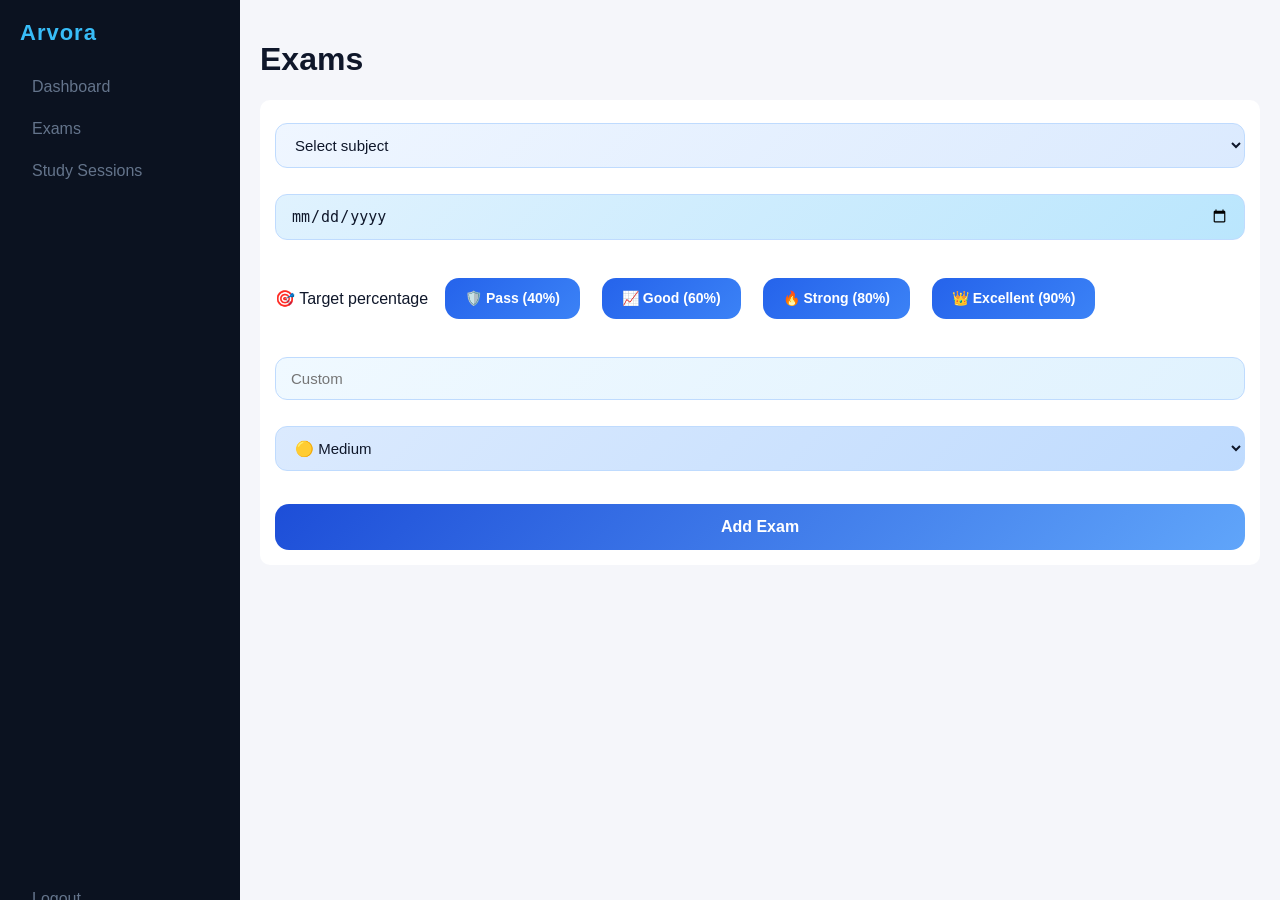
<file: exams.html>
<!DOCTYPE html>
<html>

<head>
    <meta charset="UTF-8">
    <title>Exams</title>

    <link rel="stylesheet" href="css/style.css">
</head>

<body>

    <div id="sidebar"></div>

    <div id="content">

        <h1>Exams</h1>

        <!-- ADD EXAM FORM -->
        <div class="form-box">

            <select id="subject" onchange="checkCustomSubject()">

                <option value="">
                    Select subject
                </option>

                <option value="Math">
                    📐 Mathematics
                </option>

                <option value="Science">
                    🔬 Science
                </option>

                <option value="English">
                    📘 English
                </option>

                <option value="Social">
                    🌍 Social Studies
                </option>

                <option value="custom">
                    ➕ Custom subject
                </option>

            </select>


            <input id="customSubject" placeholder="Enter subject name" style="display:none;">
            <input id="date" type="date" onchange="recommendImportance()">
            <div class="target-options">

                <p>🎯 Target percentage</p>

                <button onclick="setTarget(40)">
                    🛡️ Pass (40%)
                </button>

                <button onclick="setTarget(60)">
                    📈 Good (60%)
                </button>

                <button onclick="setTarget(80)">
                    🔥 Strong (80%)
                </button>

                <button onclick="setTarget(90)">
                    👑 Excellent (90%)
                </button>

            </div>


            <input id="target_percentage" type="number" placeholder="Custom">
            <select id="importance">

                <option value="1">
                    🟢 Low
                </option>

                <option value="3" selected>
                    🟡 Medium
                </option>

                <option value="5">
                    🔴 High
                </option>

            </select>
            <button onclick="addExam()">Add Exam</button>

        </div>

        <!-- EXAMS LIST -->
        <div id="examList"></div>

    </div>

    <div id="editModal" class="modal">

        <div class="modal-content">

            <h2>Edit Exam</h2>

            <input id="editSubject" placeholder="Subject">
            <input id="editDate" type="date">
            <input id="editTarget" placeholder="Target %">
            <select id="editImportance">

                <option value="1">
                    Low
                </option>

                <option value="3">
                    Medium
                </option>

                <option value="5">
                    High
                </option>

            </select>
            <button onclick="saveEdit()">Save</button>
            <button onclick="closeModal()">Cancel</button>

        </div>

    </div>

    <script src="js/nav.js"></script>
    <script src="js/api.js"></script>
    <script src="js/exams.js"></script>

    <script>
        window.addEventListener("DOMContentLoaded", () => {
            loadSidebar();
            loadExams();
        });
    </script>

</body>

</html>
</file>
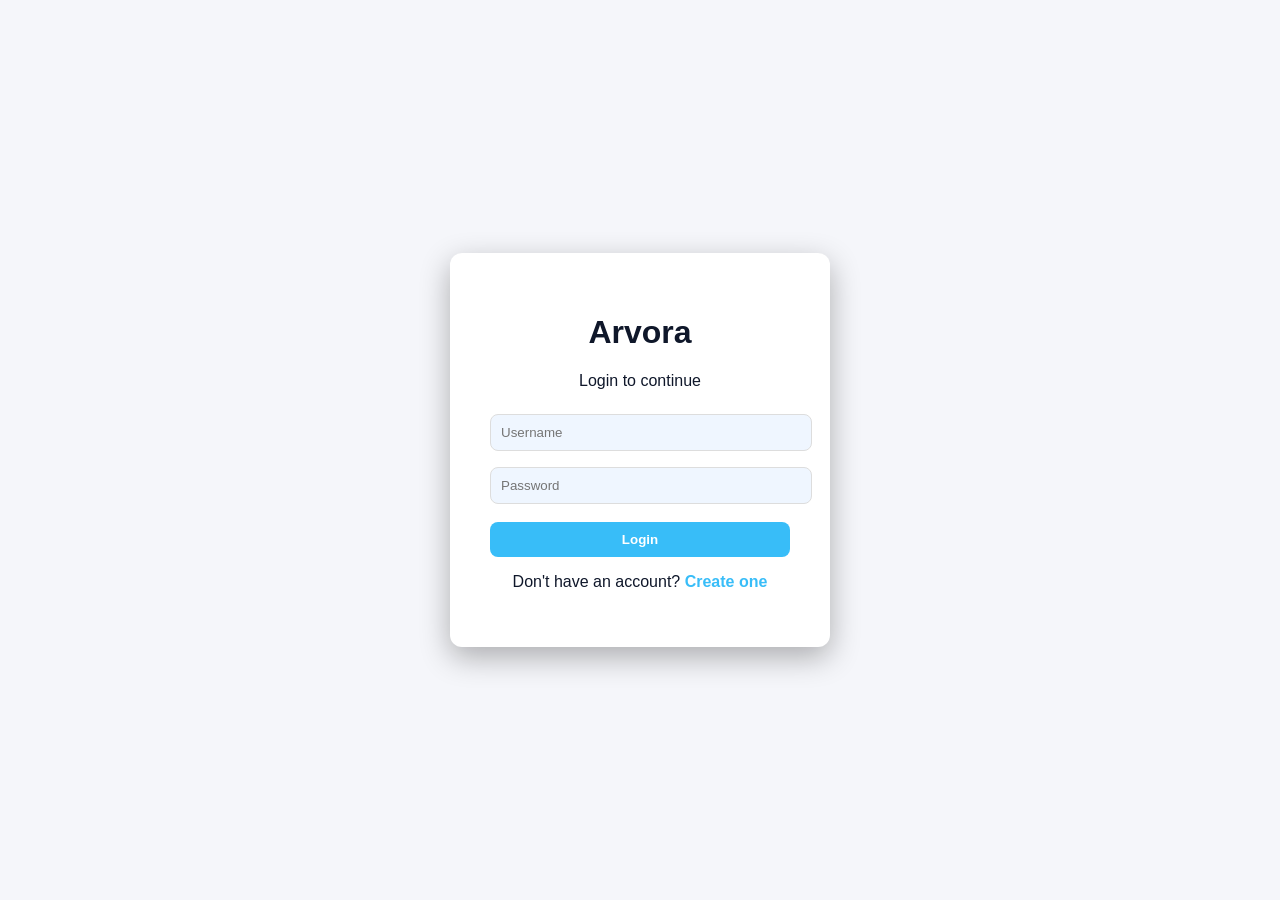
<file: login.html>
<!DOCTYPE html>
<html>

<head>
    <meta charset="UTF-8">
    <title>Arvora Login</title>

    <link rel="stylesheet" href="css/style.css">
</head>

<body class="login-body">

    <div class="login-container">

        <h1>Arvora</h1>
        <p>Login to continue</p>

        <input id="username" placeholder="Username" autocomplete="off">
        <input id="password" name="loginPassword" type="password" placeholder="Password" autocomplete="off">

        <button onclick="login()">Login</button>

        <p id="error"></p>

        <p>
            Don't have an account?
            <a href="signup.html">Create one</a>
        </p>

    </div>

    <script src="js/api.js"></script>
    <script src="js/auth.js"></script>

</body>

</html>
</file>
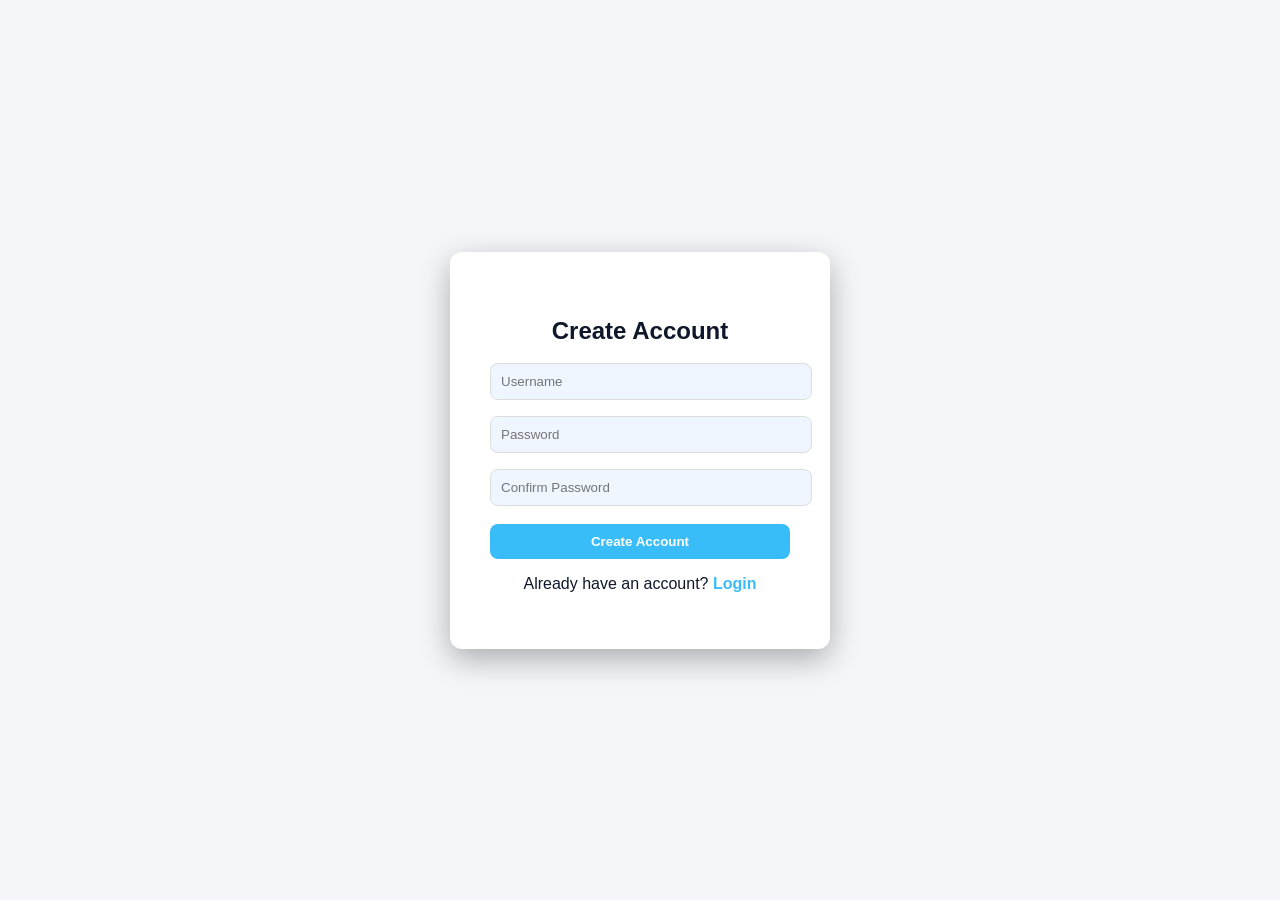
<file: signup.html>
<!DOCTYPE html>
<html>

<head>

    <title>Arvora - Sign Up</title>

    <link rel="stylesheet" href="css/style.css">

</head>

<body class="login-body">

    <div class="login-container">

        <h2>Create Account</h2>

        <input type="text" id="username" placeholder="Username">

        <input type="password" name="signupPassword" id="password" placeholder="Password" autocomplete="off">

        <input type="password" id="confirmPassword" placeholder="Confirm Password" autocomplete="off">

        <button onclick="signup()">

            Create Account

        </button>

        <p id="error"></p>

        <p>

            Already have an account?

            <a href="login.html">

                Login

            </a>

        </p>

    </div>

    <script src="js/signup.js"></script>

</body>

</html>
</file>
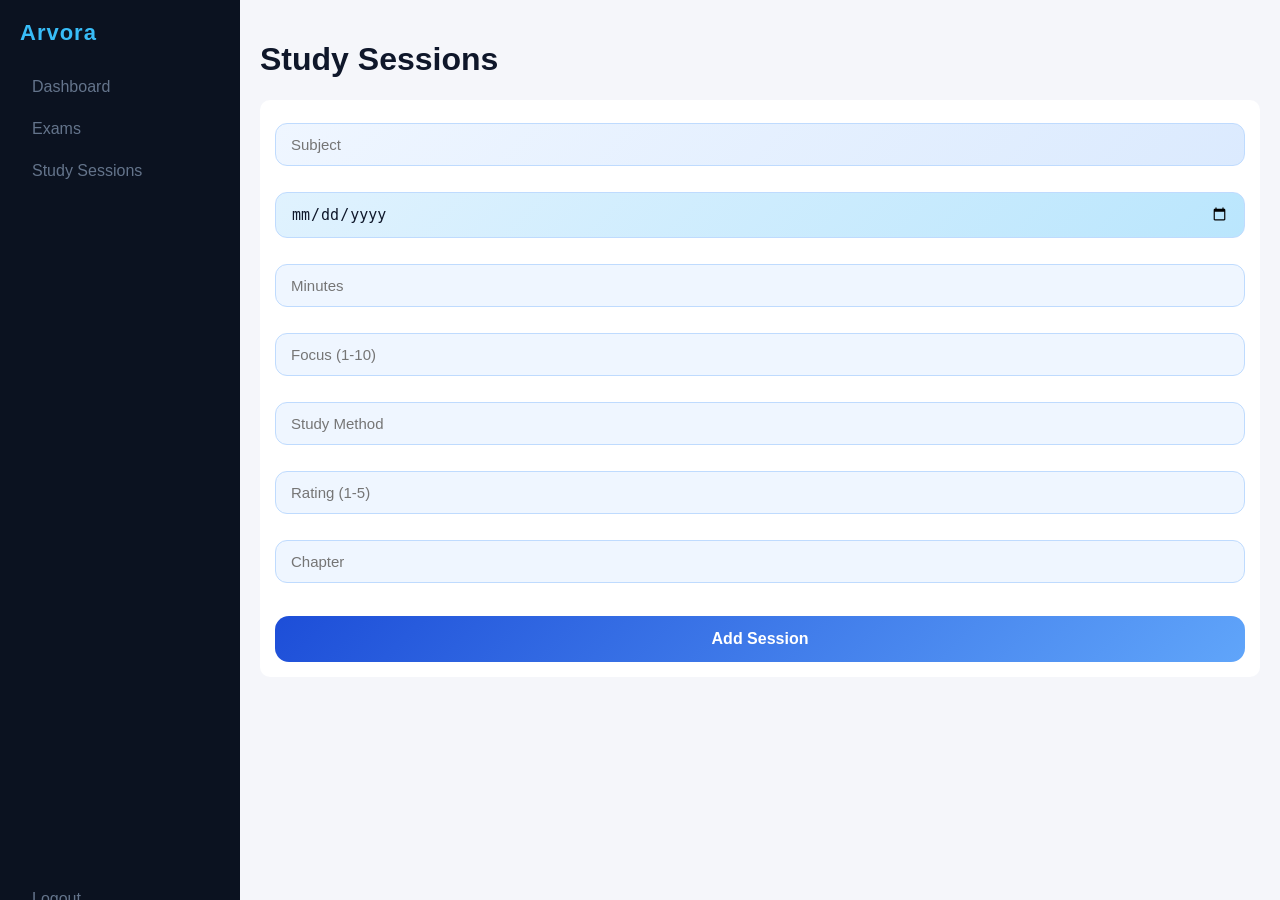
<file: study_sessions.html>
<!DOCTYPE html>
<html>

<head>
    <meta charset="UTF-8">
    <title>Study Sessions</title>

    <link rel="stylesheet" href="css/style.css">
</head>

<body>

    <div id="sidebar"></div>

    <div id="content">

        <h1>Study Sessions</h1>

        <div class="form-box">

            <input id="subject" placeholder="Subject">

            <input id="date" type="date">

            <input id="minutes" placeholder="Minutes">

            <input id="focus" placeholder="Focus (1-10)">

            <input id="studyMethod" placeholder="Study Method">

            <input id="rating" placeholder="Rating (1-5)">

            <input id="chapter" placeholder="Chapter">

            <button onclick="addSession()">
                Add Session
            </button>

        </div>

        <div id="sessionList"></div>

        <!-- EDIT SESSION MODAL -->

        <div id="editModal" class="modal hidden">

            <div class="modal-content">

                <h2>Edit Study Session</h2>

                <input id="editSubject" placeholder="Subject">

                <input id="editChapter" placeholder="Chapter">

                <input id="editDate" type="date">

                <input id="editMinutes" placeholder="Minutes">

                <input id="editFocus" placeholder="Focus (1-10)">

                <input id="editStudyMethod" placeholder="Study Method">

                <input id="editRating" placeholder="Rating (1-5)">

                <div class="modal-buttons">

                    <button onclick="saveEdit()">
                        Save
                    </button>

                    <button onclick="closeEditModal()">
                        Cancel
                    </button>

                </div>

            </div>

        </div>
    </div>

    <script src="js/nav.js"></script>
    <script src="js/study_sessions.js"></script>

    <script>
        loadSidebar();
        loadSessions();
    </script>

</body>

</html>
</file>
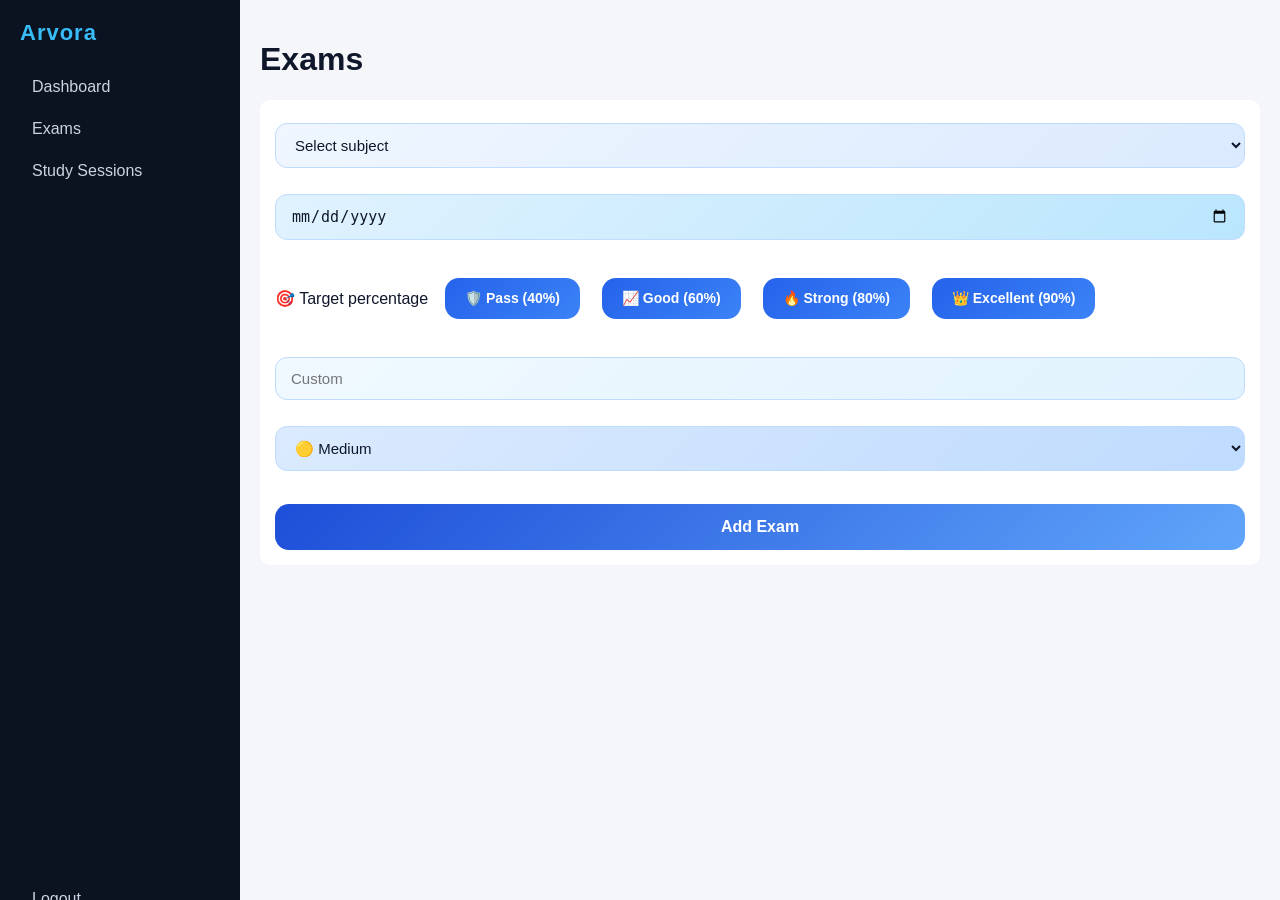
<file: frontend/pages/exams.html>
<!DOCTYPE html>
<html>

<head>
    <meta charset="UTF-8">
    <title>Exams</title>

    <link rel="stylesheet" href="../css/style.css">
</head>

<body>

    <div id="sidebar"></div>

    <div id="content">

        <h1>Exams</h1>

        <!-- ADD EXAM FORM -->
        <div class="form-box">

            <select id="subject" onchange="checkCustomSubject()">

                <option value="">
                    Select subject
                </option>

                <option value="Math">
                    📐 Mathematics
                </option>

                <option value="Science">
                    🔬 Science
                </option>

                <option value="English">
                    📘 English
                </option>

                <option value="Social">
                    🌍 Social Studies
                </option>

                <option value="custom">
                    ➕ Custom subject
                </option>

            </select>


            <input id="customSubject" placeholder="Enter subject name" style="display:none;">
            <input id="date" type="date" onchange="recommendImportance()">
            <div class="target-options">

                <p>🎯 Target percentage</p>

                <button onclick="setTarget(40)">
                    🛡️ Pass (40%)
                </button>

                <button onclick="setTarget(60)">
                    📈 Good (60%)
                </button>

                <button onclick="setTarget(80)">
                    🔥 Strong (80%)
                </button>

                <button onclick="setTarget(90)">
                    👑 Excellent (90%)
                </button>

            </div>


            <input id="target_percentage" type="number" placeholder="Custom">
            <select id="importance">

                <option value="1">
                    🟢 Low
                </option>

                <option value="3" selected>
                    🟡 Medium
                </option>

                <option value="5">
                    🔴 High
                </option>

            </select>
            <button onclick="addExam()">Add Exam</button>

        </div>

        <!-- EXAMS LIST -->
        <div id="examList"></div>

    </div>

    <div id="editModal" class="modal">

        <div class="modal-content">

            <h2>Edit Exam</h2>

            <input id="editSubject" placeholder="Subject">
            <input id="editDate" type="date">
            <input id="editTarget" placeholder="Target %">
            <select id="editImportance">

                <option value="1">
                    Low
                </option>

                <option value="3">
                    Medium
                </option>

                <option value="5">
                    High
                </option>

            </select>
            <button onclick="saveEdit()">Save</button>
            <button onclick="closeModal()">Cancel</button>

        </div>

    </div>

    <script src="../js/nav.js"></script>
    <script src="../js/api.js"></script>
    <script src="../js/exams.js"></script>

    <script>
        window.addEventListener("DOMContentLoaded", () => {
            loadSidebar();
            loadExams();
        });
    </script>

</body>

</html>
</file>
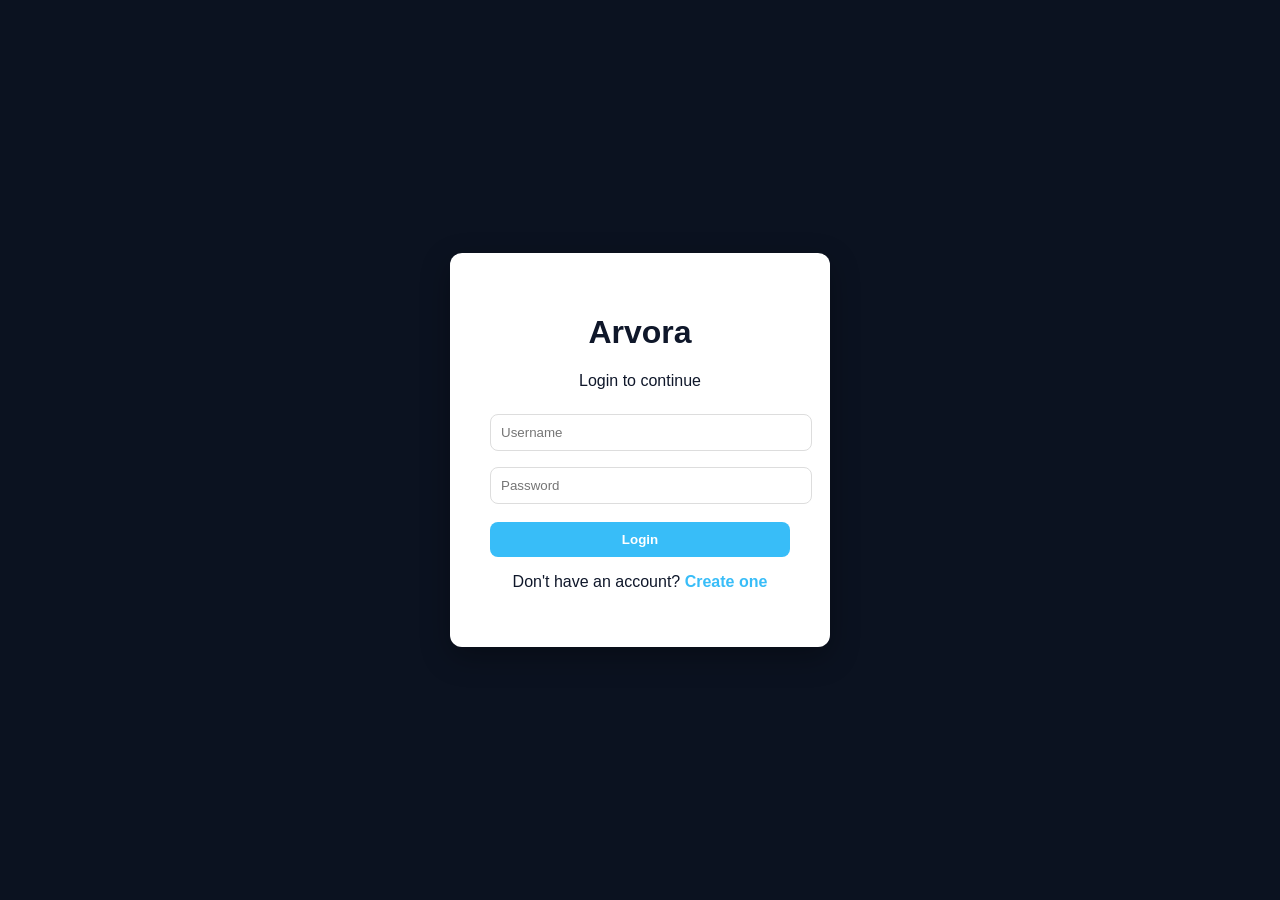
<file: frontend/pages/login.html>
<!DOCTYPE html>
<html>

<head>
    <meta charset="UTF-8">
    <title>Arvora Login</title>

    <link rel="stylesheet" href="../css//style.css">
</head>

<body class="login-body">

    <div class="login-container">

        <h1>Arvora</h1>
        <p>Login to continue</p>

        <input id="username" placeholder="Username" autocomplete="off">
        <input id="password" name="loginPassword" type="password" placeholder="Password" autocomplete="off">

        <button onclick="login()">Login</button>

        <p id="error"></p>

        <p>
            Don't have an account?
            <a href="signup.html">Create one</a>
        </p>

    </div>

    <script src="../js/api.js"></script>
    <script src="../js/auth.js"></script>

</body>

</html>
</file>
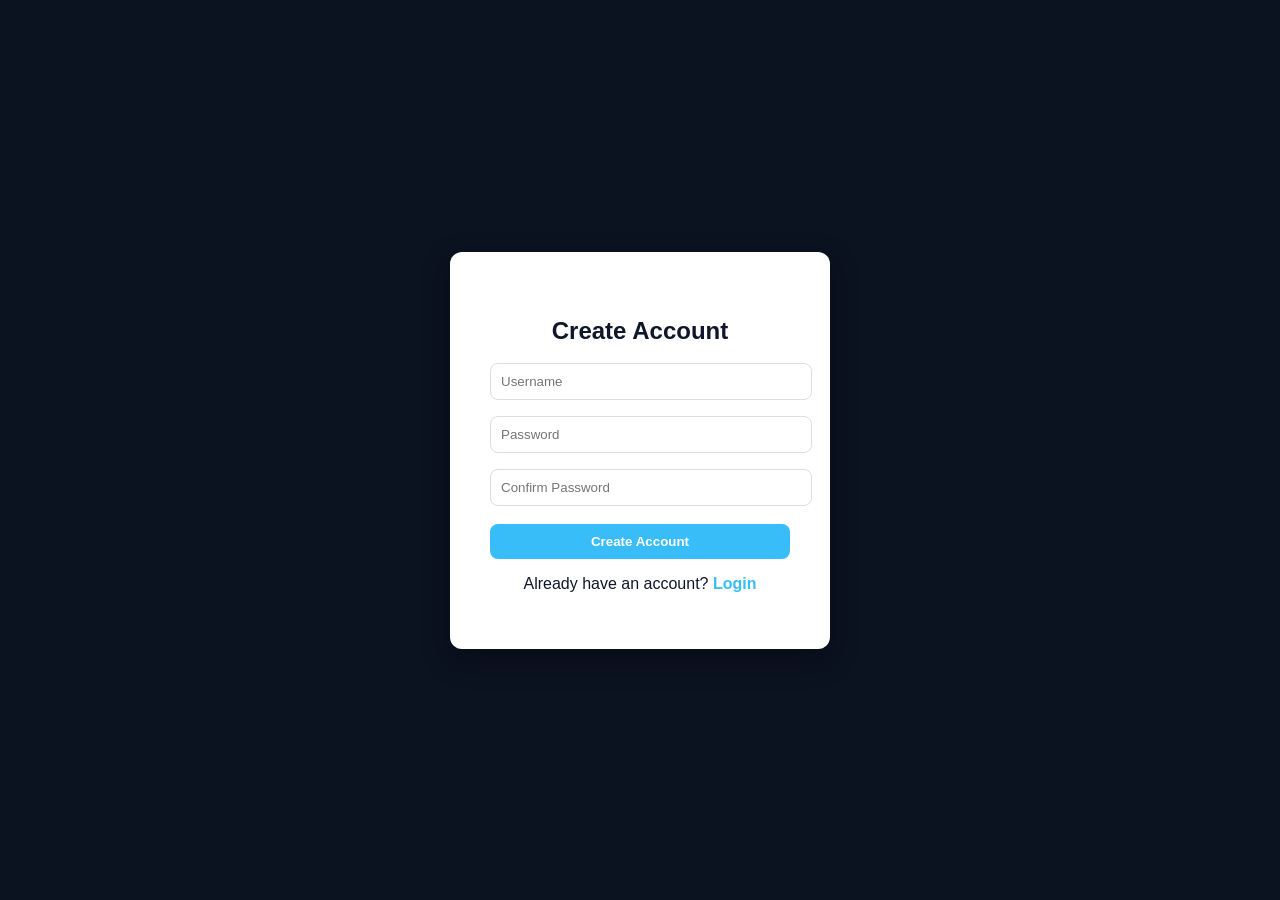
<file: frontend/pages/signup.html>
<!DOCTYPE html>
<html>

<head>

    <title>Arvora - Sign Up</title>

    <link rel="stylesheet" href="../css/style.css">

</head>

<body class="login-body">

    <div class="login-container">

        <h2>Create Account</h2>

        <input type="text" id="username" placeholder="Username">

        <input type="password" name="signupPassword" id="password" placeholder="Password" autocomplete="off">

        <input type="password" id="confirmPassword" placeholder="Confirm Password" autocomplete="off">

        <button onclick="signup()">

            Create Account

        </button>

        <p id="error"></p>

        <p>

            Already have an account?

            <a href="login.html">

                Login

            </a>

        </p>

    </div>

    <script src="../js/signup.js"></script>

</body>

</html>
</file>
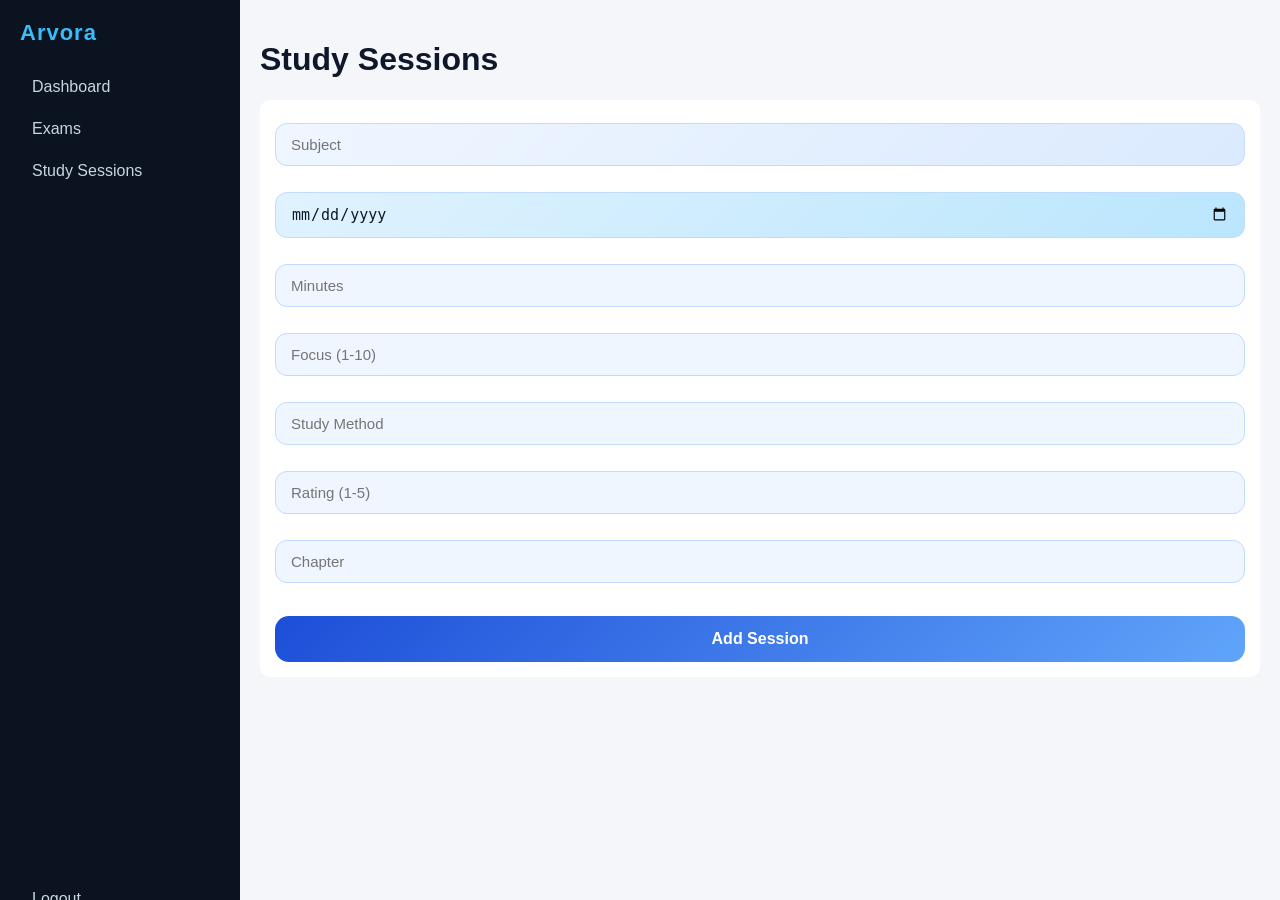
<file: frontend/pages/study_sessions.html>
<!DOCTYPE html>
<html>

<head>
    <meta charset="UTF-8">
    <title>Study Sessions</title>

    <link rel="stylesheet" href="../css/style.css">
</head>

<body>

    <div id="sidebar"></div>

    <div id="content">

        <h1>Study Sessions</h1>

        <div class="form-box">

            <input id="subject" placeholder="Subject">

            <input id="date" type="date">

            <input id="minutes" placeholder="Minutes">

            <input id="focus" placeholder="Focus (1-10)">

            <input id="studyMethod" placeholder="Study Method">

            <input id="rating" placeholder="Rating (1-5)">

            <input id="chapter" placeholder="Chapter">

            <button onclick="addSession()">
                Add Session
            </button>

        </div>

        <div id="sessionList"></div>

        <!-- EDIT SESSION MODAL -->

        <div id="editModal" class="modal hidden">

            <div class="modal-content">

                <h2>Edit Study Session</h2>

                <input id="editSubject" placeholder="Subject">

                <input id="editChapter" placeholder="Chapter">

                <input id="editDate" type="date">

                <input id="editMinutes" placeholder="Minutes">

                <input id="editFocus" placeholder="Focus (1-10)">

                <input id="editStudyMethod" placeholder="Study Method">

                <input id="editRating" placeholder="Rating (1-5)">

                <div class="modal-buttons">

                    <button onclick="saveEdit()">
                        Save
                    </button>

                    <button onclick="closeEditModal()">
                        Cancel
                    </button>

                </div>

            </div>

        </div>
    </div>

    <script src="../js/nav.js"></script>
    <script src="../js/study_sessions.js"></script>

    <script>
        loadSidebar();
        loadSessions();
    </script>

</body>

</html>
</file>
<file: css/style.css>
:root {
    --bg: #f5f6fa;
    --card-bg: #ffffff;
    --sidebar-bg: #0b1220;
    --text: #0f172a;
    --secondary-text: #64748b;
    --border: #dddddd;
    --input-bg: #eff6ff;
    --primary: #38bdf8;
    --shadow: rgba(0, 0, 0, 0.08);
}

body {
    margin: 0;
    font-family: Arial;
    display: flex;
    background: var(--bg);
    color: var(--text);
    transition: background 0.3s, color 0.3s;
}

/* Sidebar */
.sidebar {
    width: 200px;
    height: 100vh;
    background: var(--sidebar-bg);
    color: var(--text);
    padding: 20px;

    display: flex;
    flex-direction: column;

    position: fixed;
    top: 0;
    left: 0;

    overflow-y: auto;
}

/* Logo */
.logo {
    font-size: 22px;
    font-weight: bold;
    color: #38bdf8;
    margin-bottom: 20px;
    letter-spacing: 1px;
}

/* Links */
.sidebar a {
    color: var(--secondary-text);
    text-decoration: none;
    padding: 12px;
    display: block;
}

.sidebar a:hover {
    background: #1e293b;
    color: white;
}

/* Bottom section */
.bottom {
    margin-top: auto;
}

/* Content area */
#content {
    margin-left: 240px;
    padding: 20px;
    width: calc(100% - 240px);
}

.cards {

    display: grid;

    grid-template-columns: repeat(4, minmax(180px, 1fr));

    gap: 20px;

    margin-top: 20px;

}

.card {
    background: var(--card-bg);
    color: var(--text);
    padding: 14px;
    border-radius: 12px;
    min-height: 90px;
    width: auto;
    box-shadow: 0 4px 12px rgba(0, 0, 0, 0.08);
    transition: 0.2s;
}

@media (max-width: 1200px) {

    .cards {
        grid-template-columns: repeat(2, 1fr);
    }

}

@media (max-width: 700px) {

    .cards {
        grid-template-columns: 1fr;
    }

}

.card p {
    font-size: 20px;
    font-weight: bold;
    margin-top: 6px;
    margin-bottom: 0;
    color: var(--text);
}

.card:hover {
    transform: translateY(-3px);
}

.card h3 {
    margin: 0;
    font-size: 13px;
    font-weight: 600;
    color: var(--secondary-text);
}

.card:nth-child(1) {
    border-left: 4px solid #38bdf8;
}

.card:nth-child(2) {
    border-left: 4px solid #22c55e;
}

.card:nth-child(3) {
    border-left: 4px solid #f59e0b;
}

.login-body {
    background: var(--bg);
    display: flex;
    justify-content: center;
    align-items: center;
    height: 100vh;
}

.login-container {
    background: var(--card-bg);
    padding: 40px;
    border-radius: 12px;
    width: 300px;
    text-align: center;
    box-shadow: 0 10px 30px rgba(0, 0, 0, 0.3);
}

.login-container input {

    width: 100%;
    padding: 10px;
    margin: 8px 0;

    border: 1px solid var(--border);

    background: var(--input-bg);

    color: var(--text);

    border-radius: 8px;

    outline: none;

}

.login-container button {
    width: 100%;
    padding: 10px;
    margin-top: 10px;
    background: #38bdf8;
    border: none;
    color: white;
    border-radius: 8px;
    cursor: pointer;
    font-weight: bold;
}

.login-container button:hover {
    background: #0ea5e9;
}

#error {
    color: red;
    font-size: 12px;
    margin-top: 10px;
}

.form-box {
    background: var(--card-bg);
    padding: 15px;
    border-radius: 10px;
    display: flex;
    gap: 10px;
    flex-wrap: wrap;
    margin-bottom: 20px;
}

.form-box input {
    padding: 8px;
    border: 1px solid #ddd;
    border-radius: 6px;
}

.exam-card {
    background: var(--card-bg);
    padding: 15px;
    margin-bottom: 10px;
    border-radius: 10px;
    display: flex;
    justify-content: space-between;
    align-items: center;
}

.exam-card button {
    background: red;
    color: white;
    border: none;
    padding: 6px 10px;
    border-radius: 6px;
    cursor: pointer;
}

.modal {
    display: none;

    position: fixed;
    top: 0;
    left: 0;

    width: 100%;
    height: 100%;

    background: rgba(0, 0, 0, 0.5);

    justify-content: center;
    align-items: center;
}

.modal-content {
    background: var(--card-bg);

    padding: 25px;

    border-radius: 12px;

    width: 350px;

    display: flex;
    flex-direction: column;
    gap: 10px;
}

/* ===========================
   Dashboard Sections
=========================== */

h2 {
    margin-top: 25px;
    margin-bottom: 10px;
    color: var(--text);
}

#examReadiness,
#weakSubjects,
#dailyPlan {
    display: flex;
    flex-wrap: wrap;
    gap: 15px;
    margin-top: 15px;
    margin-bottom: 30px;
}

#examReadiness .exam-card,
#weakSubjects .exam-card,
#dailyPlan .exam-card {

    width: 190px;

    background: var(--card-bg);

    border-radius: 12px;

    padding: 14px;

    box-shadow: 0 5px 15px var(--shadow);

    display: block;
}

#examReadiness .exam-card b,
#weakSubjects .exam-card b,
#dailyPlan .exam-card b {

    display: block;

    font-size: 18px;

    margin-bottom: 10px;

    color: var(--text);
}

/* ===========================
   Weekly Study Graph
=========================== */

.chart-card {
    background: var(--card-bg);
    border-radius: 14px;
    padding: 20px;
    margin: 15px auto 30px auto;

    width: 50%;
    max-width: 800px;

    box-shadow: 0 6px 18px rgba(0, 0, 0, 0.08);
}

.chart-card canvas {

    width: 100% !important;

    height: 350px !important;

}

.pie-chart-card {

    width: 400px;

    height: 400px;

    margin-top: 20px;

}

.login-container a {
    color: #38bdf8;
    text-decoration: none;
    font-weight: bold;
}

.login-container a:hover {
    text-decoration: underline;
}

.welcome-card {

    background: var(--card-bg);

    padding: 25px;

    border-radius: 15px;

    margin-bottom: 20px;

    box-shadow: 0 5px 15px rgba(0, 0, 0, 0.08);

}


.progress-container {

    width: 100%;

    height: 14px;

    background: var(--border);

    border-radius: 20px;

    overflow: hidden;

}


#journeyProgress {

    height: 100%;

    width: 10%;

    background: #38bdf8;

    transition: 0.5s;

}


.goals p {

    color: var(--secondary-text);

}

.mini-progress {

    height: 8px;

    background: var(--border);

    border-radius: 10px;

    margin-top: 10px;

}


.mini-progress div {

    height: 100%;

    background: #38bdf8;

    border-radius: 10px;

}

.welcome-card {

    background: var(--card-bg);

    padding: 25px;

    border-radius: 15px;

    margin-bottom: 20px;

    box-shadow: 0 5px 15px rgba(0, 0, 0, 0.08);

    transition: all 0.8s ease;

}

.welcome-card.completed {

    opacity: 0;

    transform: translateY(-20px);

    max-height: 0;

    padding: 0;

    margin: 0;

    overflow: hidden;

    transition: all 0.8s ease;

}

.metric-bar {

    width: 100%;

    height: 10px;

    background: var(--border);

    border-radius: 20px;

    overflow: hidden;

    margin-top: 10px;

}


.metric-bar div {

    height: 100%;

    background: #38bdf8;

    border-radius: 20px;

    transition: width 1s ease;

}

.setup-complete {

    animation:
        celebration 1s ease;

}


.celebration {

    text-align: center;

    padding: 40px;

}


.celebration h1 {

    font-size: 40px;

    animation:
        pop 0.8s ease;

}


.confetti {

    font-size: 35px;

    animation:
        float 2s infinite;

}


.hide-card {

    opacity: 0;

    transform:
        translateY(-40px) scale(0.9);

    transition:
        all 1s ease;

}



@keyframes celebration {

    from {

        transform:
            scale(0.8);

        opacity: 0;

    }


    to {

        transform:
            scale(1);

        opacity: 1;

    }

}


@keyframes pop {

    0% {

        transform:
            scale(0);

    }


    70% {

        transform:
            scale(1.2);

    }


    100% {

        transform:
            scale(1);

    }

}


@keyframes float {

    0% {

        transform:
            translateY(0);

    }


    50% {

        transform:
            translateY(-15px);

    }


    100% {

        transform:
            translateY(0);

    }

}

.target-options {
    display: flex;
    gap: 12px;
    flex-wrap: wrap;
    margin: 15px 0;
}


.target-options button {

    padding: 10px 18px;

    border: none;

    border-radius: 12px;

    background: #f1f5ff;

    color: #333;

    font-size: 14px;

    font-weight: 600;

    cursor: pointer;

    transition: 0.25s ease;

}


.target-options button:hover {

    background: #6366f1;

    color: white;

    transform: translateY(-3px);

    box-shadow:
        0 8px 20px rgba(99, 102, 241, 0.25);

}


.target-options button:active {

    transform: scale(0.95);

}

/* Exam Form Blue Theme */

.form-box select,
.form-box input {

    width: 100%;

    padding: 12px 15px;

    margin: 8px 0;

    border-radius: 12px;

    border: 1px solid #bfdbfe;

    background: var(--input-bg);

    color: var(--text);

    font-size: 15px;

    outline: none;

    transition: 0.25s ease;

}


.form-box select:focus,
.form-box input:focus {

    border-color: #2563eb;

    box-shadow:
        0 0 0 4px rgba(37, 99, 235, 0.15);

}



/* Target buttons */

.target-options button {

    padding: 12px 20px;

    margin: 5px;

    border: none;

    border-radius: 14px;

    background: linear-gradient(135deg,
            #2563eb,
            #3b82f6);

    color: white;

    font-weight: 700;

    cursor: pointer;

    transition: 0.25s ease;

}


.target-options button:hover {

    transform: translateY(-4px);

    background: linear-gradient(135deg,
            #1d4ed8,
            #2563eb);

    box-shadow:
        0 10px 25px rgba(37, 99, 235, 0.35);

}



/* Subject dropdown */

#subject {

    background: linear-gradient(135deg,
            #eff6ff,
            #dbeafe);

}



/* Date */

#date {

    background: linear-gradient(135deg,
            #e0f2fe,
            #bae6fd);

}



/* Importance */

#importance {

    background: linear-gradient(135deg,
            #dbeafe,
            #bfdbfe);

}



/* Target custom input */

#target_percentage {

    background: linear-gradient(135deg,
            #f0f9ff,
            #e0f2fe);

}



/* Add Exam button */

.form-box>button {

    width: 100%;

    padding: 14px;

    margin-top: 15px;

    border: none;

    border-radius: 14px;

    background: linear-gradient(135deg,
            #1d4ed8,
            #60a5fa);

    color: white;

    font-size: 16px;

    font-weight: 800;

    cursor: pointer;

    transition: 0.25s ease;

}


.form-box>button:hover {

    transform: translateY(-3px);

    box-shadow:
        0 12px 30px rgba(37, 99, 235, 0.4);

}

[data-theme="dark"] {
    --bg: #020617;
    --card-bg: #0f172a;
    --sidebar-bg: #0b1120;
    --text: #f8fafc;
    --secondary-text: #94a3b8;
    --border: #334155;
    --input-bg: #1e293b;
    --primary: #38bdf8;
    --shadow: rgba(0, 0, 0, 0.4);
}

.top-bar {
    display: flex;
    justify-content: space-between;
    align-items: center;
}


#themeToggle {

    border: none;
    background: var(--card-bg);

    color: var(--text);

    font-size: 20px;

    width: 45px;
    height: 45px;

    border-radius: 50%;

    cursor: pointer;

    box-shadow: 0 4px 10px var(--shadow);

    transition: 0.3s;

}


#themeToggle:hover {

    transform: rotate(20deg) scale(1.1);

}

.secondary-text {

    color: var(--secondary-text);

    font-size: 14px;

}

* {
    transition:
        background-color .3s ease,
        color .3s ease,
        border-color .3s ease;
}
</file>
<file: frontend/css/style.css>
body {
    margin: 0;
    font-family: Arial;
    display: flex;
    background: var(--bg);
    color: var(--text);
    transition: background 0.3s, color 0.3s;
}

/* Sidebar */
.sidebar {
    width: 200px;
    height: 100vh;
    background: var(--sidebar-bg);
    color: var(--text);
    padding: 20px;

    display: flex;
    flex-direction: column;

    position: fixed;
    top: 0;
    left: 0;

    overflow-y: auto;
}

/* Logo */
.logo {
    font-size: 22px;
    font-weight: bold;
    color: #38bdf8;
    margin-bottom: 20px;
    letter-spacing: 1px;
}

/* Links */
.sidebar a {
    color: #cbd5e1;
    text-decoration: none;
    padding: 12px;
    display: block;
}

.sidebar a:hover {
    background: #1e293b;
    color: white;
}

/* Bottom section */
.bottom {
    margin-top: auto;
}

/* Content area */
#content {
    margin-left: 240px;
    padding: 20px;
    width: calc(100% - 240px);
}

.cards {

    display: grid;

    grid-template-columns: repeat(4, minmax(180px, 1fr));

    gap: 20px;

    margin-top: 20px;

}

.card {
    background: var(--card-bg);
    padding: 14px;
    border-radius: 12px;
    min-height: 90px;
    width: auto;
    box-shadow: 0 4px 12px rgba(0, 0, 0, 0.08);
    transition: 0.2s;
}

@media (max-width: 1200px) {

    .cards {
        grid-template-columns: repeat(2, 1fr);
    }

}

@media (max-width: 700px) {

    .cards {
        grid-template-columns: 1fr;
    }

}

.card p {
    font-size: 20px;
    font-weight: bold;
    margin-top: 6px;
    margin-bottom: 0;
    color: var(--text);
}

.card:hover {
    transform: translateY(-3px);
}

.card h3 {
    margin: 0;
    font-size: 13px;
    font-weight: 600;
    color: var(--secondary-text);
}

.card:nth-child(1) {
    border-left: 4px solid #38bdf8;
}

.card:nth-child(2) {
    border-left: 4px solid #22c55e;
}

.card:nth-child(3) {
    border-left: 4px solid #f59e0b;
}

.login-body {
    background: #0b1220;
    display: flex;
    justify-content: center;
    align-items: center;
    height: 100vh;
}

.login-container {
    background: var(--card-bg);
    padding: 40px;
    border-radius: 12px;
    width: 300px;
    text-align: center;
    box-shadow: 0 10px 30px rgba(0, 0, 0, 0.3);
}

.login-container input {
    width: 100%;
    padding: 10px;
    margin: 8px 0;
    border: 1px solid #ddd;
    border-radius: 8px;
    outline: none;
}

.login-container button {
    width: 100%;
    padding: 10px;
    margin-top: 10px;
    background: #38bdf8;
    border: none;
    color: white;
    border-radius: 8px;
    cursor: pointer;
    font-weight: bold;
}

.login-container button:hover {
    background: #0ea5e9;
}

#error {
    color: red;
    font-size: 12px;
    margin-top: 10px;
}

.form-box {
    background: var(--card-bg);
    padding: 15px;
    border-radius: 10px;
    display: flex;
    gap: 10px;
    flex-wrap: wrap;
    margin-bottom: 20px;
}

.form-box input {
    padding: 8px;
    border: 1px solid #ddd;
    border-radius: 6px;
}

.exam-card {
    background: var(--card-bg);
    padding: 15px;
    margin-bottom: 10px;
    border-radius: 10px;
    display: flex;
    justify-content: space-between;
    align-items: center;
}

.exam-card button {
    background: red;
    color: white;
    border: none;
    padding: 6px 10px;
    border-radius: 6px;
    cursor: pointer;
}

.modal {
    display: none;

    position: fixed;
    top: 0;
    left: 0;

    width: 100%;
    height: 100%;

    background: rgba(0, 0, 0, 0.5);

    justify-content: center;
    align-items: center;
}

.modal-content {
    background: var(--card-bg);

    padding: 25px;

    border-radius: 12px;

    width: 350px;

    display: flex;
    flex-direction: column;
    gap: 10px;
}

/* ===========================
   Dashboard Sections
=========================== */

h2 {
    margin-top: 25px;
    margin-bottom: 10px;
    color: #0f172a;
}

#examReadiness,
#weakSubjects,
#dailyPlan {
    display: flex;
    flex-wrap: wrap;
    gap: 15px;
    margin-top: 15px;
    margin-bottom: 30px;
}

#examReadiness .exam-card,
#weakSubjects .exam-card,
#dailyPlan .exam-card {

    width: 190px;

    background: var(--card-bg);

    border-radius: 12px;

    padding: 14px;

    box-shadow: 0 5px 15px var(--shadow);

    display: block;
}

#examReadiness .exam-card b,
#weakSubjects .exam-card b,
#dailyPlan .exam-card b {

    display: block;

    font-size: 18px;

    margin-bottom: 10px;

    color: #0f172a;
}

/* ===========================
   Weekly Study Graph
=========================== */

.chart-card {
    background: #458cfe;
    border-radius: 14px;
    padding: 20px;
    margin: 15px auto 30px auto;

    width: 50%;
    max-width: 800px;

    box-shadow: 0 6px 18px rgba(0, 0, 0, 0.08);
}

.chart-card canvas {

    width: 100% !important;

    height: 350px !important;

}

.pie-chart-card {

    width: 400px;

    height: 400px;

    margin-top: 20px;

}

.login-container a {
    color: #38bdf8;
    text-decoration: none;
    font-weight: bold;
}

.login-container a:hover {
    text-decoration: underline;
}

.welcome-card {

    background: var(--card-bg);

    padding: 25px;

    border-radius: 15px;

    margin-bottom: 20px;

    box-shadow: 0 5px 15px rgba(0, 0, 0, 0.08);

}


.progress-container {

    width: 100%;

    height: 14px;

    background: #e2e8f0;

    border-radius: 20px;

    overflow: hidden;

}


#journeyProgress {

    height: 100%;

    width: 10%;

    background: #38bdf8;

    transition: 0.5s;

}


.goals p {

    color: #475569;

}

.mini-progress {

    height: 8px;

    background: #e2e8f0;

    border-radius: 10px;

    margin-top: 10px;

}


.mini-progress div {

    height: 100%;

    background: #38bdf8;

    border-radius: 10px;

}

.welcome-card {

    background: var(--card-bg);

    padding: 25px;

    border-radius: 15px;

    margin-bottom: 20px;

    box-shadow: 0 5px 15px rgba(0, 0, 0, 0.08);

    transition: all 0.8s ease;

}

.welcome-card.completed {

    opacity: 0;

    transform: translateY(-20px);

    max-height: 0;

    padding: 0;

    margin: 0;

    overflow: hidden;

    transition: all 0.8s ease;

}

.metric-bar {

    width: 100%;

    height: 10px;

    background: #e2e8f0;

    border-radius: 20px;

    overflow: hidden;

    margin-top: 10px;

}


.metric-bar div {

    height: 100%;

    background: #38bdf8;

    border-radius: 20px;

    transition: width 1s ease;

}

.setup-complete {

    animation:
        celebration 1s ease;

}


.celebration {

    text-align: center;

    padding: 40px;

}


.celebration h1 {

    font-size: 40px;

    animation:
        pop 0.8s ease;

}


.confetti {

    font-size: 35px;

    animation:
        float 2s infinite;

}


.hide-card {

    opacity: 0;

    transform:
        translateY(-40px) scale(0.9);

    transition:
        all 1s ease;

}



@keyframes celebration {

    from {

        transform:
            scale(0.8);

        opacity: 0;

    }


    to {

        transform:
            scale(1);

        opacity: 1;

    }

}


@keyframes pop {

    0% {

        transform:
            scale(0);

    }


    70% {

        transform:
            scale(1.2);

    }


    100% {

        transform:
            scale(1);

    }

}


@keyframes float {

    0% {

        transform:
            translateY(0);

    }


    50% {

        transform:
            translateY(-15px);

    }


    100% {

        transform:
            translateY(0);

    }

}

.target-options {
    display: flex;
    gap: 12px;
    flex-wrap: wrap;
    margin: 15px 0;
}


.target-options button {

    padding: 10px 18px;

    border: none;

    border-radius: 12px;

    background: #f1f5ff;

    color: #333;

    font-size: 14px;

    font-weight: 600;

    cursor: pointer;

    transition: 0.25s ease;

}


.target-options button:hover {

    background: #6366f1;

    color: white;

    transform: translateY(-3px);

    box-shadow:
        0 8px 20px rgba(99, 102, 241, 0.25);

}


.target-options button:active {

    transform: scale(0.95);

}

/* Exam Form Blue Theme */

.form-box select,
.form-box input {

    width: 100%;

    padding: 12px 15px;

    margin: 8px 0;

    border-radius: 12px;

    border: 1px solid #bfdbfe;

    background: var(--input-bg);

    color: var(--text);

    font-size: 15px;

    outline: none;

    transition: 0.25s ease;

}


.form-box select:focus,
.form-box input:focus {

    border-color: #2563eb;

    box-shadow:
        0 0 0 4px rgba(37, 99, 235, 0.15);

}



/* Target buttons */

.target-options button {

    padding: 12px 20px;

    margin: 5px;

    border: none;

    border-radius: 14px;

    background: linear-gradient(135deg,
            #2563eb,
            #3b82f6);

    color: white;

    font-weight: 700;

    cursor: pointer;

    transition: 0.25s ease;

}


.target-options button:hover {

    transform: translateY(-4px);

    background: linear-gradient(135deg,
            #1d4ed8,
            #2563eb);

    box-shadow:
        0 10px 25px rgba(37, 99, 235, 0.35);

}



/* Subject dropdown */

#subject {

    background: linear-gradient(135deg,
            #eff6ff,
            #dbeafe);

}



/* Date */

#date {

    background: linear-gradient(135deg,
            #e0f2fe,
            #bae6fd);

}



/* Importance */

#importance {

    background: linear-gradient(135deg,
            #dbeafe,
            #bfdbfe);

}



/* Target custom input */

#target_percentage {

    background: linear-gradient(135deg,
            #f0f9ff,
            #e0f2fe);

}



/* Add Exam button */

.form-box>button {

    width: 100%;

    padding: 14px;

    margin-top: 15px;

    border: none;

    border-radius: 14px;

    background: linear-gradient(135deg,
            #1d4ed8,
            #60a5fa);

    color: white;

    font-size: 16px;

    font-weight: 800;

    cursor: pointer;

    transition: 0.25s ease;

}


.form-box>button:hover {

    transform: translateY(-3px);

    box-shadow:
        0 12px 30px rgba(37, 99, 235, 0.4);

}

:root {
    --bg: #f5f6fa;
    --card-bg: #ffffff;
    --sidebar-bg: #0b1220;
    --text: #0f172a;
    --secondary-text: #64748b;
    --border: #dddddd;
    --input-bg: #eff6ff;
    --primary: #38bdf8;
    --shadow: rgba(0, 0, 0, 0.08);
}

[data-theme="dark"] {
    --bg: #020617;
    --card-bg: #0f172a;
    --sidebar-bg: #020617;
    --text: #f8fafc;
    --secondary-text: #94a3b8;
    --border: #334155;
    --input-bg: #1e293b;
    --primary: #38bdf8;
    --shadow: rgba(0, 0, 0, 0.4);
}

.top-bar {
    display: flex;
    justify-content: space-between;
    align-items: center;
}


#themeToggle {

    border: none;
    background: var(--card-bg);

    color: var(--text);

    font-size: 20px;

    width: 45px;
    height: 45px;

    border-radius: 50%;

    cursor: pointer;

    box-shadow: 0 4px 10px var(--shadow);

    transition: 0.3s;

}


#themeToggle:hover {

    transform: rotate(20deg) scale(1.1);

}

.secondary-text {

    color: var(--secondary-text);

    font-size: 14px;

}
</file>
